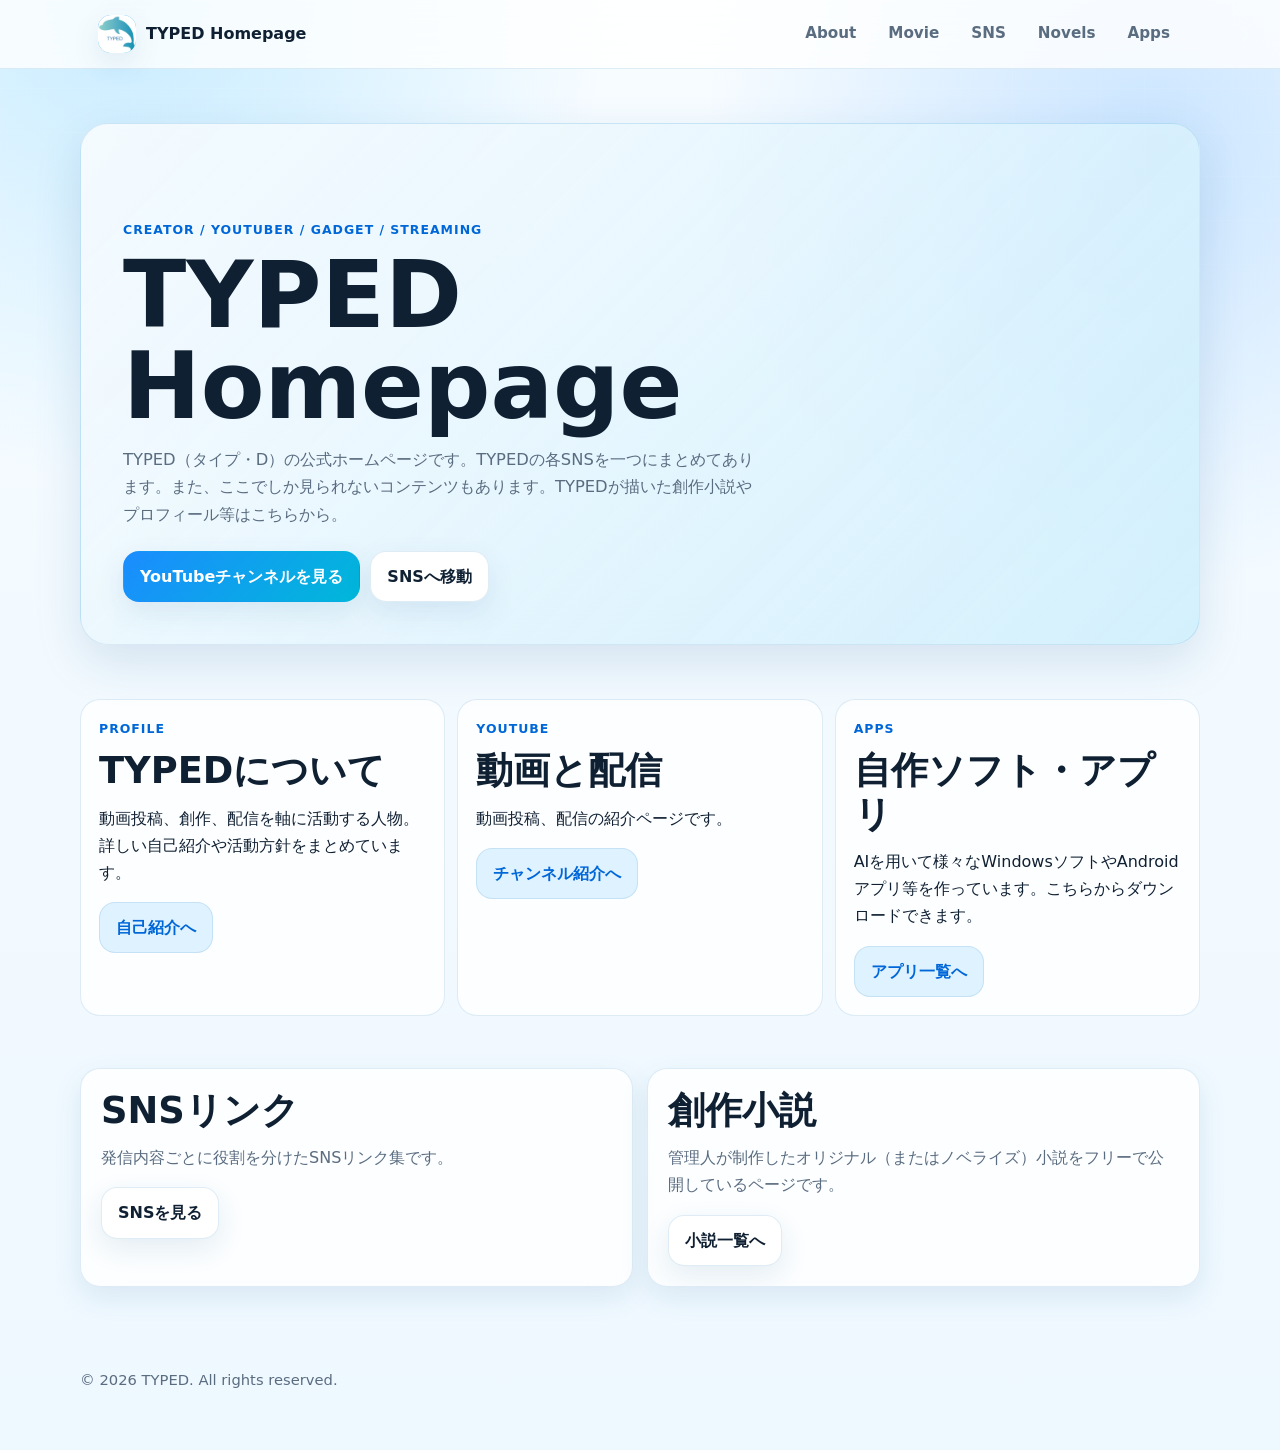
<file: index.html>
<!doctype html>
<html lang="ja">
<head>
  <meta charset="utf-8">
  <meta name="viewport" content="width=device-width, initial-scale=1">
  <meta name="theme-color" content="#1b8cff">
  <meta name="description" content="TYPEDの活動、創作、SNS、アプリをまとめたハブ型ホームページです。">
  <title>TYPED Homepage</title>
  <link rel="manifest" href="./manifest.webmanifest">
  <!-- PWAアイコンは assets/icons/icon-192.png と icon-512.png を配置すると有効になります。 -->
  <link rel="apple-touch-icon" href="./assets/icons/icon-192.png">
  <link rel="stylesheet" href="./style.css">
</head>
<body>
  <div id="site-header" data-current="home"></div>

  <main>
    <section class="hero">
      <!-- 背景画像を使う場合は style="--hero-image: url('./assets/images/hero.jpg');" を hero-panel に追加してください。 -->
      <div class="hero-panel">
        <div class="hero-content">
          <p class="eyebrow">Creator / YouTuber / Gadget / Streaming</p>
          <h1>TYPED Homepage</h1>
          <p class="lead">TYPED（タイプ・D）の公式ホームページです。TYPEDの各SNSを一つにまとめてあります。また、ここでしか見られないコンテンツもあります。TYPEDが描いた創作小説やプロフィール等はこちらから。</p>
          <div class="actions">
            <a class="button primary" href="./works.html">YouTubeチャンネルを見る</a>
            <a class="button" href="./sns.html">SNSへ移動</a>
          </div>
        </div>
      </div>
    </section>

    <section class="section">
      <div class="feature-strip">
        <article class="feature">
          <p class="eyebrow">Profile</p>
          <h2>TYPEDについて</h2>
          <p>動画投稿、創作、配信を軸に活動する人物。詳しい自己紹介や活動方針をまとめています。</p>
          <a class="button ghost" href="./about.html">自己紹介へ</a>
        </article>
        <article class="feature">
          <p class="eyebrow">YouTube</p>
          <h2>動画と配信</h2>
          <p>動画投稿、配信の紹介ページです。</p>
          <a class="button ghost" href="./works.html">チャンネル紹介へ</a>
        </article>
        <article class="feature">
          <p class="eyebrow">Apps</p>
          <h2>自作ソフト・アプリ</h2>
          <p>AIを用いて様々なWindowsソフトやAndroidアプリ等を作っています。こちらからダウンロードできます。</p>
          <a class="button ghost" href="./apps.html">アプリ一覧へ</a>
        </article>
      </div>
    </section>

    <section class="section">
      <div class="grid two">
        <article class="card">
          <h2>SNSリンク</h2>
          <p>発信内容ごとに役割を分けたSNSリンク集です。</p>
          <a class="button" href="./sns.html">SNSを見る</a>
        </article>
        <article class="card">
          <h2>創作小説</h2>
          <p>管理人が制作したオリジナル（またはノベライズ）小説をフリーで公開しているページです。</p>
          <a class="button" href="./novels.html">小説一覧へ</a>
        </article>
      </div>
    </section>
  </main>

  <footer class="site-footer">
    <p>&copy; 2026 TYPED. All rights reserved.</p>
  </footer>

  <script src="./script.js" defer></script>
</body>
</html>
</file>
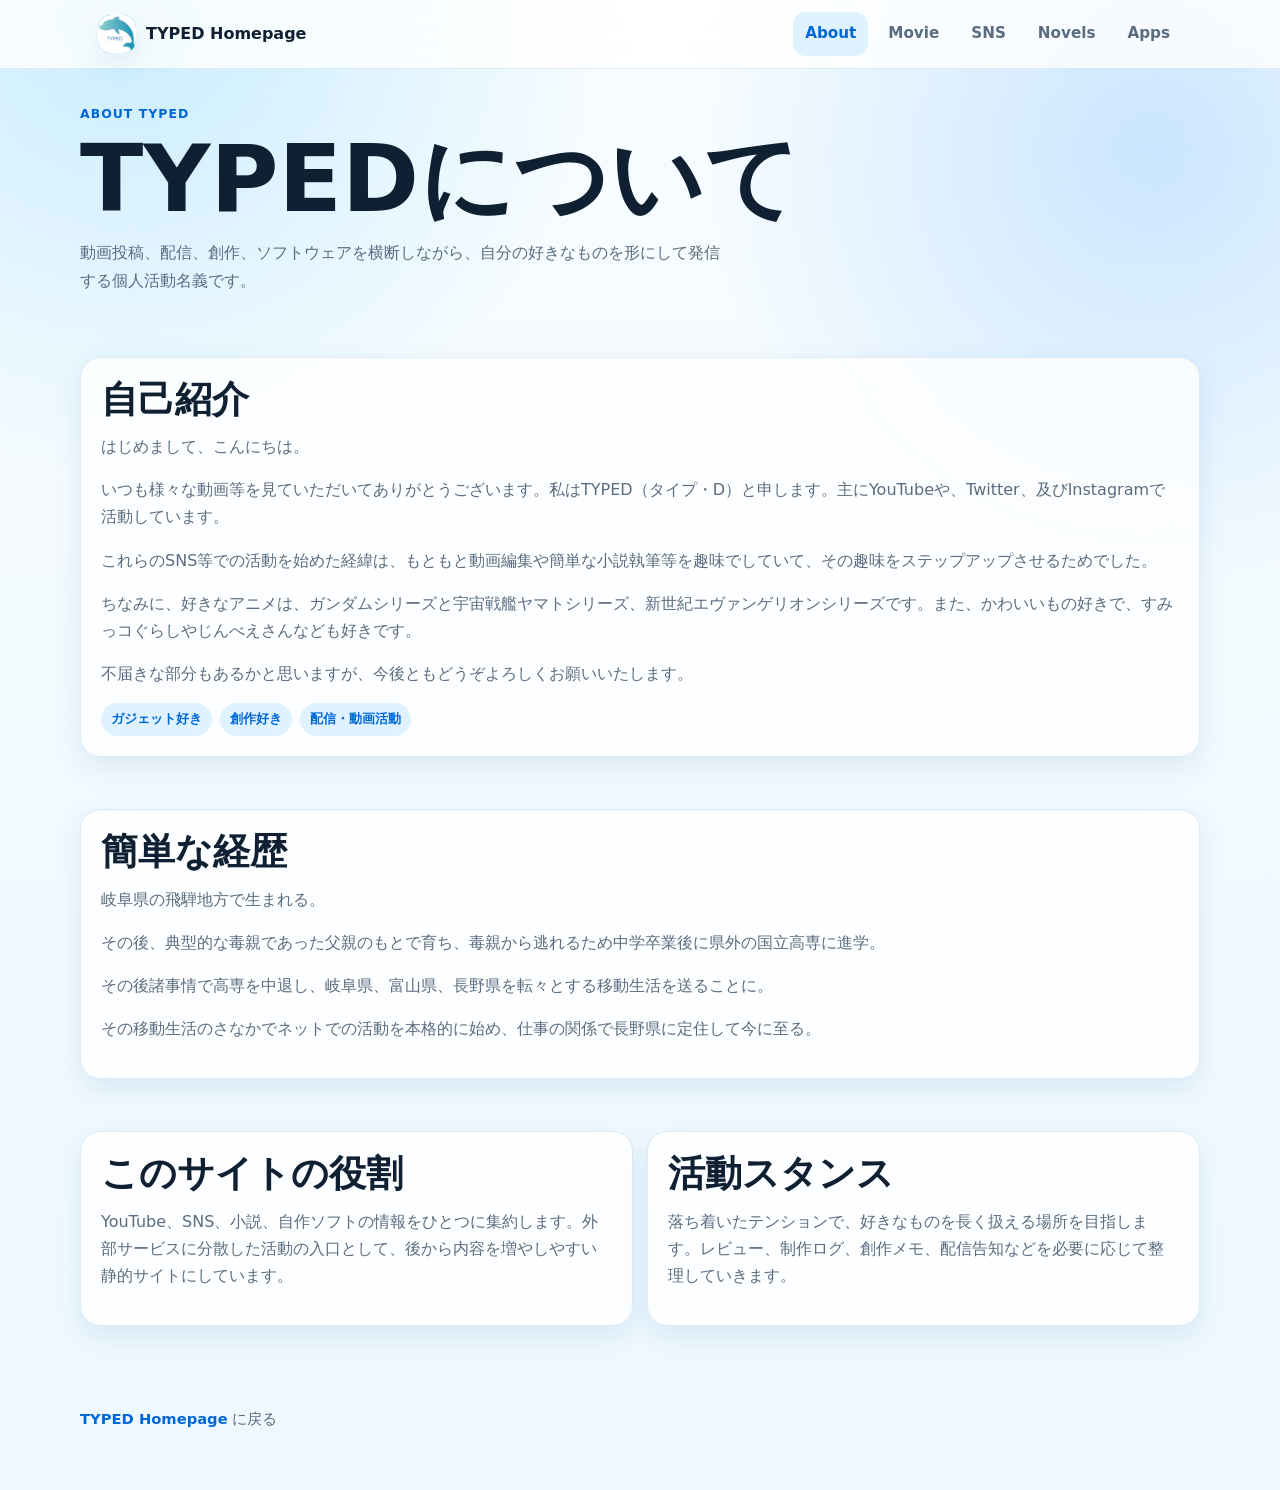
<file: about.html>
<!doctype html>
<html lang="ja">
<head>
  <meta charset="utf-8">
  <meta name="viewport" content="width=device-width, initial-scale=1">
  <meta name="theme-color" content="#1b8cff">
  <meta name="description" content="TYPEDの自己紹介ページです。">
  <title>TYPED Homepage</title>
  <link rel="manifest" href="./manifest.webmanifest">
  <link rel="apple-touch-icon" href="./assets/icons/icon-192.png">
  <link rel="stylesheet" href="./style.css">
</head>
<body>
  <div id="site-header" data-current="about"></div>

  <main>
    <section class="page-head">
      <p class="eyebrow">About TYPED</p>
      <h1>TYPEDについて</h1>
      <p class="lead">動画投稿、配信、創作、ソフトウェアを横断しながら、自分の好きなものを形にして発信する個人活動名義です。</p>
    </section>

    <section class="section">
      <article class="card">
        <h2>自己紹介</h2>
        <!-- 長文の自己紹介を入れる場合は、pタグを増やして段落ごとに分けると読みやすくなります。 -->
        <p>はじめまして、こんにちは。</p>
        <p>いつも様々な動画等を見ていただいてありがとうございます。私はTYPED（タイプ・D）と申します。主にYouTubeや、Twitter、及びInstagramで活動しています。</p>
        <p>これらのSNS等での活動を始めた経緯は、もともと動画編集や簡単な小説執筆等を趣味でしていて、その趣味をステップアップさせるためでした。</p>
        <p>ちなみに、好きなアニメは、ガンダムシリーズと宇宙戦艦ヤマトシリーズ、新世紀エヴァンゲリオンシリーズです。また、かわいいもの好きで、すみっコぐらしやじんべえさんなども好きです。</p>
        <p>不届きな部分もあるかと思いますが、今後ともどうぞよろしくお願いいたします。</p>
        <ul class="meta">
          <li>ガジェット好き</li>
          <li>創作好き</li>
          <li>配信・動画活動</li>
        </ul>
      </article>
    </section>

    <section class="section">
      <article class="card">
        <h2>簡単な経歴</h2>
        <!-- 年表にしたい場合は、下のpタグをul/liや複数のカードに置き換えてください。 -->
        <p>岐阜県の飛騨地方で生まれる。</p>
        <p>その後、典型的な毒親であった父親のもとで育ち、毒親から逃れるため中学卒業後に県外の国立高専に進学。</p>
        <p>その後諸事情で高専を中退し、岐阜県、富山県、長野県を転々とする移動生活を送ることに。</p>
        <p>その移動生活のさなかでネットでの活動を本格的に始め、仕事の関係で長野県に定住して今に至る。</p>
      </article>
    </section>

    <section class="section">
      <div class="grid two">
        <article class="card">
          <h2>このサイトの役割</h2>
          <p>YouTube、SNS、小説、自作ソフトの情報をひとつに集約します。外部サービスに分散した活動の入口として、後から内容を増やしやすい静的サイトにしています。</p>
          <!-- プロフィール画像を追加する場合は assets/images/profile.jpg などを配置し、ここに img 要素を追加してください。 -->
        </article>
        <article class="card">
          <h2>活動スタンス</h2>
          <p>落ち着いたテンションで、好きなものを長く扱える場所を目指します。レビュー、制作ログ、創作メモ、配信告知などを必要に応じて整理していきます。</p>
        </article>
      </div>
    </section>
  </main>

  <footer class="site-footer">
    <p><a href="./index.html">TYPED Homepage</a> に戻る</p>
  </footer>

  <script src="./script.js" defer></script>
</body>
</html>
</file>
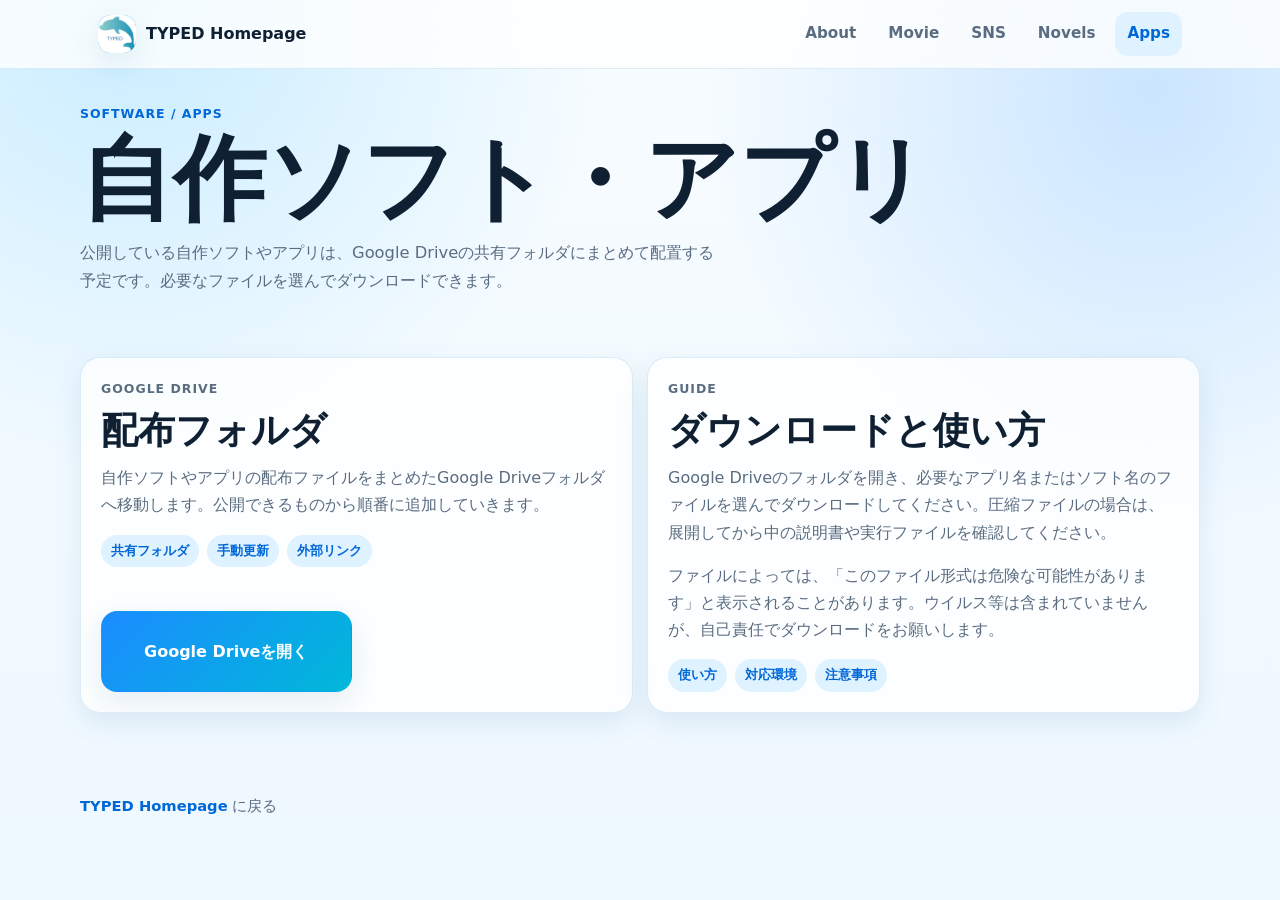
<file: apps.html>
<!doctype html>
<html lang="ja">
<head>
  <meta charset="utf-8">
  <meta name="viewport" content="width=device-width, initial-scale=1">
  <meta name="theme-color" content="#1b8cff">
  <meta name="description" content="TYPEDの自作ソフト・アプリ一覧です。">
  <title>TYPED Homepage</title>
  <link rel="manifest" href="./manifest.webmanifest">
  <link rel="apple-touch-icon" href="./assets/icons/icon-192.png">
  <link rel="stylesheet" href="./style.css">
</head>
<body>
  <div id="site-header" data-current="apps"></div>

  <main>
    <section class="page-head">
      <p class="eyebrow">Software / Apps</p>
      <h1>自作ソフト・アプリ</h1>
      <p class="lead">公開している自作ソフトやアプリは、Google Driveの共有フォルダにまとめて配置する予定です。必要なファイルを選んでダウンロードできます。</p>
    </section>

    <section class="section">
      <div class="grid two">
        <article class="card app-card">
          <div>
            <p class="eyebrow">Google Drive</p>
            <h2>配布フォルダ</h2>
            <p>自作ソフトやアプリの配布ファイルをまとめたGoogle Driveフォルダへ移動します。公開できるものから順番に追加していきます。</p>
            <ul class="meta">
              <li>共有フォルダ</li>
              <li>手動更新</li>
              <li>外部リンク</li>
            </ul>
          </div>
          <div class="app-actions">
            <!-- href を実際のGoogle Drive共有フォルダURLに差し替えてください。 -->
            <a class="button primary" href="https://drive.google.com/drive/folders/1nG0VALLWizz9aZRRnBjRZIv7IjZ9709_?usp=sharing" target="_blank" rel="noopener">Google Driveを開く</a>
          </div>
        </article>
        <article class="card app-card">
          <div>
            <p class="eyebrow">Guide</p>
            <h2>ダウンロードと使い方</h2>
            <!-- 公開するソフトに合わせて、下の説明文を自由に書き換えてください。 -->
            <p>Google Driveのフォルダを開き、必要なアプリ名またはソフト名のファイルを選んでダウンロードしてください。圧縮ファイルの場合は、展開してから中の説明書や実行ファイルを確認してください。</p>
            <p>ファイルによっては、「このファイル形式は危険な可能性があります」と表示されることがあります。ウイルス等は含まれていませんが、自己責任でダウンロードをお願いします。</p>
            <ul class="meta">
              <li>使い方</li>
              <li>対応環境</li>
              <li>注意事項</li>
            </ul>
          </div>
        </article>
      </div>
    </section>
  </main>

  <footer class="site-footer">
    <p><a href="./index.html">TYPED Homepage</a> に戻る</p>
  </footer>

  <script src="./script.js" defer></script>
</body>
</html>
</file>
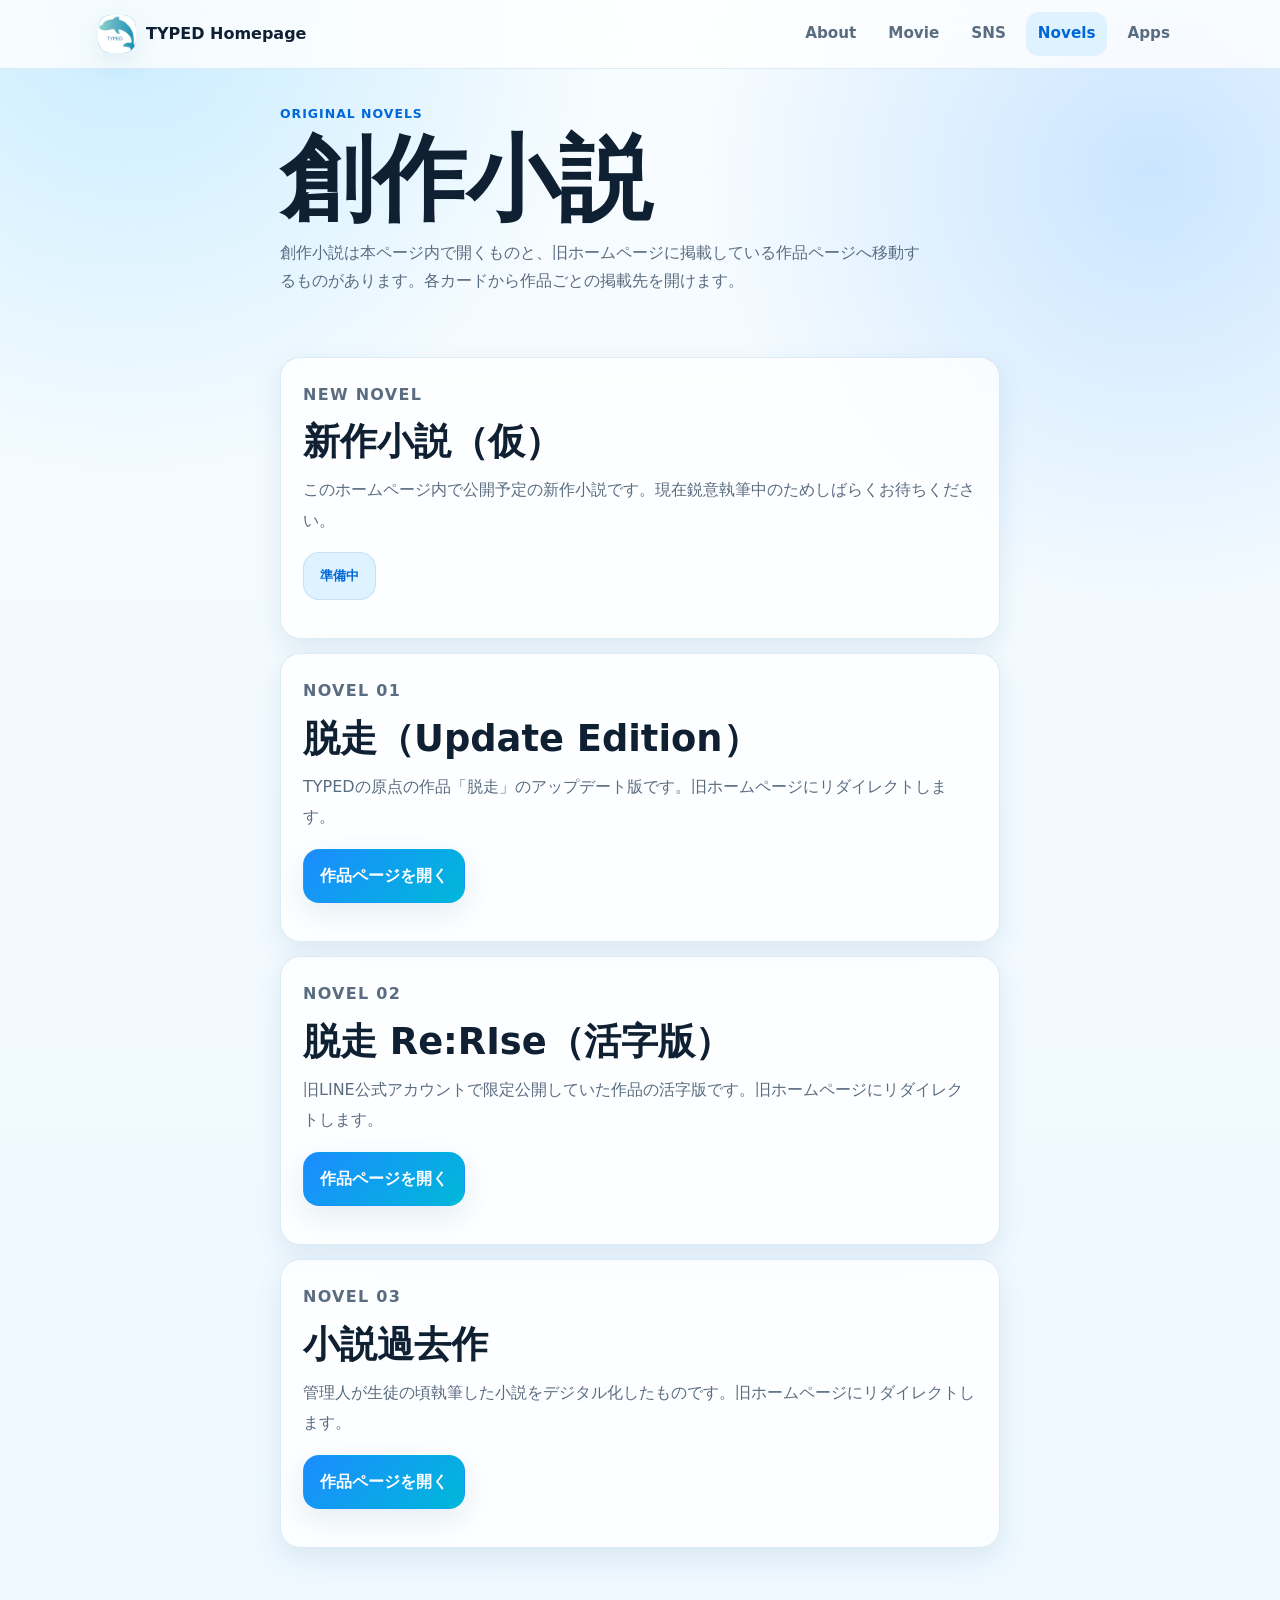
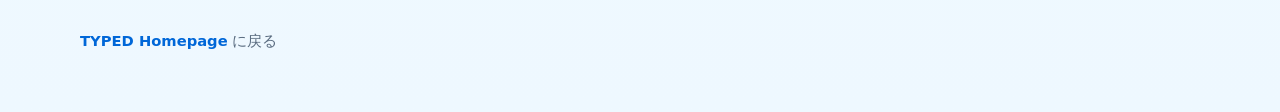
<file: novels.html>
<!doctype html>
<html lang="ja">
<head>
  <meta charset="utf-8">
  <meta name="viewport" content="width=device-width, initial-scale=1">
  <meta name="theme-color" content="#1b8cff">
  <meta name="description" content="TYPEDの創作小説一覧です。">
  <title>TYPED Homepage</title>
  <link rel="manifest" href="./manifest.webmanifest">
  <link rel="apple-touch-icon" href="./assets/icons/icon-192.png">
  <link rel="stylesheet" href="./style.css">
</head>
<body>
  <div id="site-header" data-current="novels"></div>

  <main>
    <section class="page-head reader-list">
      <p class="eyebrow">Original Novels</p>
      <h1>創作小説</h1>
      <p class="lead">創作小説は本ページ内で開くものと、旧ホームページに掲載している作品ページへ移動するものがあります。各カードから作品ごとの掲載先を開けます。</p>
    </section>

    <section class="section reader-list">
      <div class="grid">
        <article class="card novel-card">
          <p class="eyebrow">New Novel</p>
          <h2>新作小説（仮）</h2>
          <p>このホームページ内で公開予定の新作小説です。現在鋭意執筆中のためしばらくお待ちください。</p>
          <!-- 後でサイト内ページを作成したら、buttonをaタグに変更して href="./novel-new.html" などを指定してください。 -->
          <p><button class="button ghost" type="button">準備中</button></p>
        </article>
        <article class="card novel-card">
          <p class="eyebrow">Novel 01</p>
          <h2>脱走（Update Edition）</h2>
          <p>TYPEDの原点の作品「脱走」のアップデート版です。旧ホームページにリダイレクトします。</p>
          <!-- href を実際の作品掲載ページURLに差し替えてください。 -->
          <p><a class="button primary" href="https://typed-blog-jp.jimdofree.com/%E8%84%B1%E8%B5%B0-update-edition/" target="_blank" rel="noopener">作品ページを開く</a></p>
        </article>
        <article class="card novel-card">
          <p class="eyebrow">Novel 02</p>
          <h2>脱走 Re:RIse（活字版）</h2>
          <p>旧LINE公式アカウントで限定公開していた作品の活字版です。旧ホームページにリダイレクトします。</p>
          <!-- href を実際の作品掲載ページURLに差し替えてください。 -->
          <p><a class="button primary" href="https://typed-blog-jp.jimdofree.com/%E8%84%B1%E8%B5%B0-re-rise-%E6%B4%BB%E5%AD%97%E7%89%88/" target="_blank" rel="noopener">作品ページを開く</a></p>
        </article>
        <article class="card novel-card">
          <p class="eyebrow">Novel 03</p>
          <h2>小説過去作</h2>
          <p>管理人が生徒の頃執筆した小説をデジタル化したものです。旧ホームページにリダイレクトします。</p>
          <!-- href を実際の作品掲載ページURLに差し替えてください。 -->
          <p><a class="button primary" href="https://typed-blog-jp.jimdofree.com/%E5%89%B5%E4%BD%9C%E5%B0%8F%E8%AA%AC/" target="_blank" rel="noopener">作品ページを開く</a></p>
        </article>
      </div>
    </section>
  </main>

  <footer class="site-footer">
    <p><a href="./index.html">TYPED Homepage</a> に戻る</p>
  </footer>

  <script src="./script.js" defer></script>
</body>
</html>
</file>
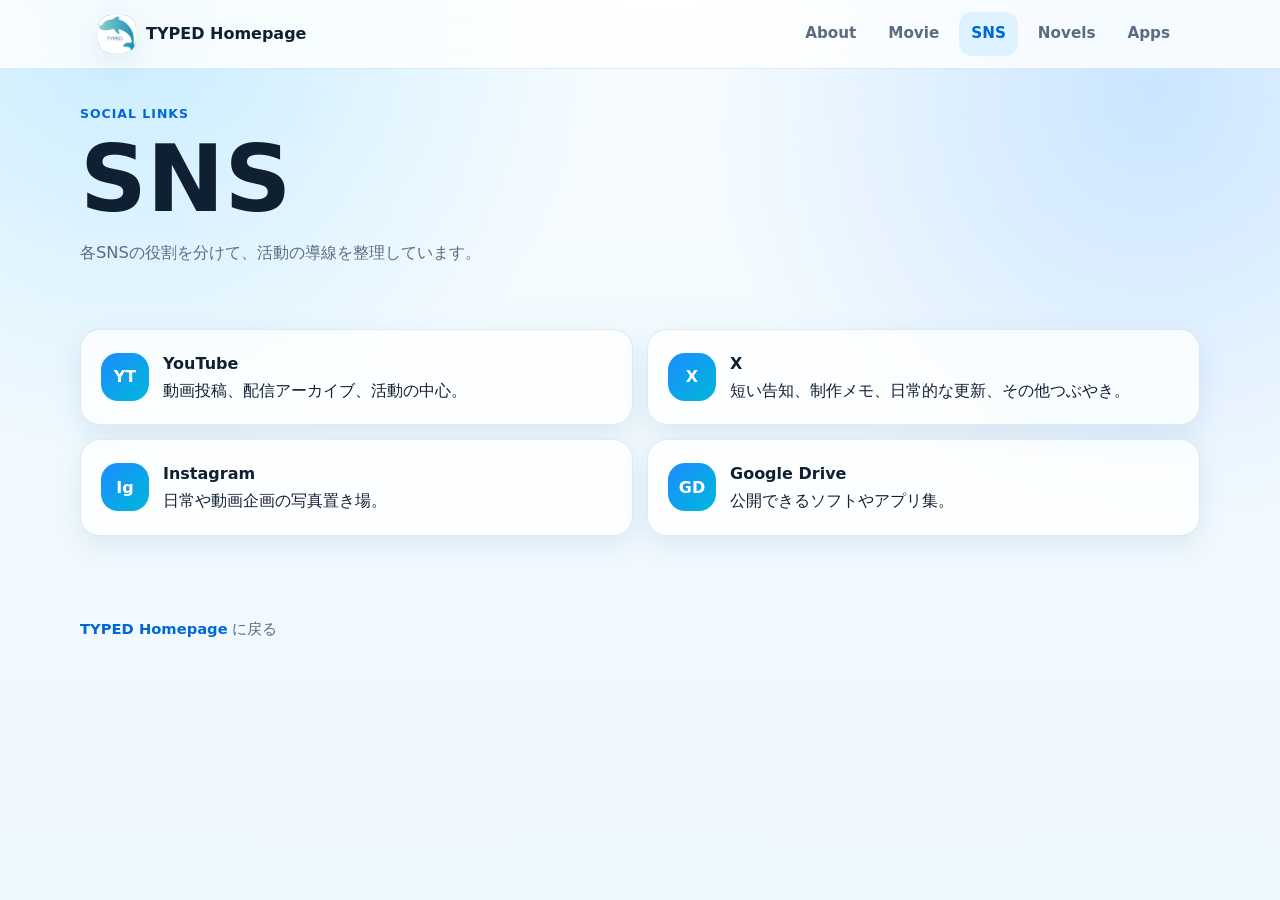
<file: sns.html>
<!doctype html>
<html lang="ja">
<head>
  <meta charset="utf-8">
  <meta name="viewport" content="width=device-width, initial-scale=1">
  <meta name="theme-color" content="#1b8cff">
  <meta name="description" content="TYPEDのSNSリンク集です。">
  <title>TYPED Homepage</title>
  <link rel="manifest" href="./manifest.webmanifest">
  <link rel="apple-touch-icon" href="./assets/icons/icon-192.png">
  <link rel="stylesheet" href="./style.css">
</head>
<body>
  <div id="site-header" data-current="sns"></div>

  <main>
    <section class="page-head">
      <p class="eyebrow">Social Links</p>
      <h1>SNS</h1>
      <p class="lead">各SNSの役割を分けて、活動の導線を整理しています。</p>
    </section>

    <section class="section">
      <div class="grid two">
        <!-- href を実際のSNS URLに差し替えてください。 -->
        <a class="card sns-button" href="https://youtube.com/@typed871?si=8SW4Al2kDM1Suink" target="_blank" rel="noopener">
          <span class="sns-icon">YT</span>
          <span><strong>YouTube</strong><br>動画投稿、配信アーカイブ、活動の中心。</span>
        </a>
        <a class="card sns-button" href="https://twitter.com/TYPED22833173" target="_blank" rel="noopener">
          <span class="sns-icon">X</span>
          <span><strong>X</strong><br>短い告知、制作メモ、日常的な更新、その他つぶやき。</span>
        </a>
        <a class="card sns-button" href="http://instagram.com/typed_gallery?…" target="_blank" rel="noopener">
          <span class="sns-icon">Ig</span>
          <span><strong>Instagram</strong><br>日常や動画企画の写真置き場。</span>
        </a>
        <a class="card sns-button" href="https://drive.google.com/drive/folders/1nG0VALLWizz9aZRRnBjRZIv7IjZ9709_?usp=sharing" target="_blank" rel="noopener">
          <span class="sns-icon">GD</span>
          <span><strong>Google Drive</strong><br>公開できるソフトやアプリ集。</span>
        </a>
      </div>
    </section>
  </main>

  <footer class="site-footer">
    <p><a href="./index.html">TYPED Homepage</a> に戻る</p>
  </footer>

  <script src="./script.js" defer></script>
</body>
</html>
</file>
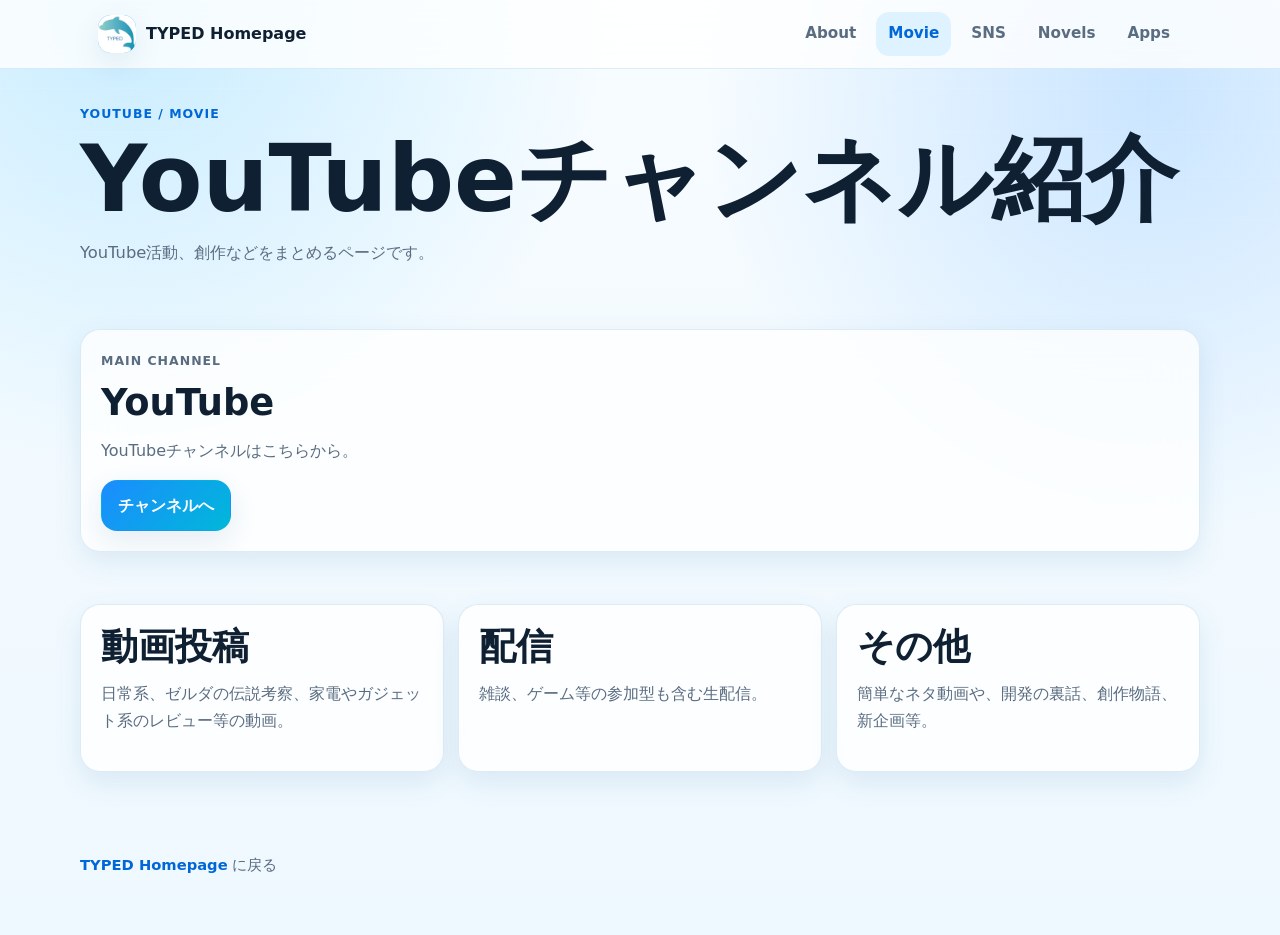
<file: works.html>
<!doctype html>
<html lang="ja">
<head>
  <meta charset="utf-8">
  <meta name="viewport" content="width=device-width, initial-scale=1">
  <meta name="theme-color" content="#1b8cff">
  <meta name="description" content="TYPEDのYouTubeや創作活動の紹介ページです。">
  <title>TYPED Homepage</title>
  <link rel="manifest" href="./manifest.webmanifest">
  <link rel="apple-touch-icon" href="./assets/icons/icon-192.png">
  <link rel="stylesheet" href="./style.css">
</head>
<body>
  <div id="site-header" data-current="works"></div>

  <main>
    <section class="page-head">
      <p class="eyebrow">YouTube / Movie</p>
      <h1>YouTubeチャンネル紹介</h1>
      <p class="lead">YouTube活動、創作などをまとめるページです。</p>
    </section>

    <section class="section">
      <article class="card">
        <p class="eyebrow">Main Channel</p>
        <h2>YouTube</h2>
        <p>YouTubeチャンネルはこちらから。</p>
        <div class="actions">
          <a class="button primary" href="https://youtube.com/@typed871?si=8SW4Al2kDM1Suink" target="_blank" rel="noopener">チャンネルへ</a>
        </div>
      </article>
    </section>

    <section class="section">
      <div class="grid three">
        <article class="card">
          <h2>動画投稿</h2>
          <p>日常系、ゼルダの伝説考察、家電やガジェット系のレビュー等の動画。</p>
        </article>
        <article class="card">
          <h2>配信</h2>
          <p>雑談、ゲーム等の参加型も含む生配信。</p>
        </article>
        <article class="card">
          <h2>その他</h2>
          <p>簡単なネタ動画や、開発の裏話、創作物語、新企画等。</p>
        </article>
      </div>
    </section>
  </main>

  <footer class="site-footer">
    <p><a href="./index.html">TYPED Homepage</a> に戻る</p>
  </footer>

  <script src="./script.js" defer></script>
</body>
</html>
</file>
<file: style.css>
:root {
  color-scheme: light;
  --bg: #f7fcff;
  --bg-soft: #eef8ff;
  --surface: rgba(255, 255, 255, 0.78);
  --surface-solid: #ffffff;
  --surface-strong: rgba(255, 255, 255, 0.92);
  --text: #102033;
  --text-muted: #5a6c80;
  --primary: #1b8cff;
  --primary-strong: #0067d8;
  --primary-soft: #dff2ff;
  --accent: #00b8d9;
  --line: rgba(33, 118, 184, 0.14);
  --shadow: 0 18px 48px rgba(21, 86, 140, 0.14);
  --shadow-soft: 0 10px 28px rgba(21, 86, 140, 0.1);
  --radius-lg: 28px;
  --radius-md: 20px;
  --radius-sm: 14px;
  --content: 1120px;
  --reader: 720px;
}

@media (prefers-color-scheme: dark) {
  :root {
    color-scheme: dark;
    --bg: #071423;
    --bg-soft: #0b2035;
    --surface: rgba(15, 34, 55, 0.78);
    --surface-solid: #0e2136;
    --surface-strong: rgba(17, 41, 66, 0.94);
    --text: #edf7ff;
    --text-muted: #a9bfd3;
    --primary: #66bdff;
    --primary-strong: #9bd4ff;
    --primary-soft: rgba(83, 180, 255, 0.16);
    --accent: #42d9f2;
    --line: rgba(144, 207, 255, 0.18);
    --shadow: 0 18px 54px rgba(0, 0, 0, 0.34);
    --shadow-soft: 0 10px 32px rgba(0, 0, 0, 0.25);
  }
}

* {
  box-sizing: border-box;
}

html {
  scroll-behavior: smooth;
}

body {
  min-height: 100vh;
  margin: 0;
  color: var(--text);
  font-family: system-ui, -apple-system, BlinkMacSystemFont, "Segoe UI", sans-serif;
  line-height: 1.7;
  background:
    radial-gradient(circle at 10% 0%, rgba(79, 196, 255, 0.28), transparent 30rem),
    radial-gradient(circle at 90% 10%, rgba(27, 140, 255, 0.2), transparent 28rem),
    linear-gradient(180deg, var(--bg), var(--bg-soft));
}

body::before {
  position: fixed;
  inset: 0;
  z-index: -1;
  content: "";
  background-image: linear-gradient(rgba(255, 255, 255, 0.16) 1px, transparent 1px), linear-gradient(90deg, rgba(255, 255, 255, 0.12) 1px, transparent 1px);
  background-size: 44px 44px;
  mask-image: linear-gradient(to bottom, rgba(0, 0, 0, 0.55), transparent 72%);
  pointer-events: none;
}

a {
  color: inherit;
}

img {
  max-width: 100%;
  height: auto;
}

.site-header {
  position: sticky;
  top: 0;
  z-index: 10;
  border-bottom: 1px solid var(--line);
  background: color-mix(in srgb, var(--surface-strong) 86%, transparent);
  backdrop-filter: blur(22px);
}

.nav {
  display: flex;
  align-items: center;
  justify-content: space-between;
  max-width: var(--content);
  min-height: 68px;
  padding: 0 18px;
  margin: 0 auto;
  gap: 12px;
}

.brand {
  display: inline-flex;
  align-items: center;
  gap: 10px;
  font-weight: 800;
  text-decoration: none;
  letter-spacing: 0;
}

.brand-mark {
  position: relative;
  display: grid;
  width: 38px;
  height: 38px;
  place-items: center;
  color: #ffffff;
  background: linear-gradient(135deg, var(--primary), var(--accent));
  border-radius: 13px;
  box-shadow: var(--shadow-soft);
}

.brand-mark img {
  position: absolute;
  inset: 0;
  width: 100%;
  height: 100%;
  object-fit: cover;
  border-radius: inherit;
}

.brand-mark.has-image .brand-letter {
  display: none;
}

.nav-toggle {
  display: inline-grid;
  width: 44px;
  height: 44px;
  place-items: center;
  padding: 0;
  color: var(--text);
  cursor: pointer;
  background: var(--surface);
  border: 1px solid var(--line);
  border-radius: 15px;
}

.nav-toggle span,
.nav-toggle span::before,
.nav-toggle span::after {
  display: block;
  width: 18px;
  height: 2px;
  content: "";
  background: currentColor;
  border-radius: 999px;
}

.nav-toggle span::before {
  transform: translateY(-6px);
}

.nav-toggle span::after {
  transform: translateY(4px);
}

.nav-links {
  position: absolute;
  top: 68px;
  right: 14px;
  left: 14px;
  display: none;
  grid-template-columns: 1fr;
  gap: 8px;
  padding: 12px;
  background: var(--surface-strong);
  border: 1px solid var(--line);
  border-radius: 20px;
  box-shadow: var(--shadow);
}

.nav-links.is-open {
  display: grid;
}

.nav-links a {
  min-height: 44px;
  padding: 9px 12px;
  color: var(--text-muted);
  font-size: 0.95rem;
  font-weight: 700;
  text-decoration: none;
  border-radius: 13px;
}

.nav-links a:hover,
.nav-links a[aria-current="page"] {
  color: var(--primary-strong);
  background: var(--primary-soft);
}

.hero,
.section,
.page-head {
  width: min(100% - 32px, var(--content));
  margin: 0 auto;
}

.hero {
  display: grid;
  gap: 22px;
  padding: 34px 0 28px;
}

.hero-panel {
  position: relative;
  overflow: hidden;
  min-height: 440px;
  padding: 26px;
  background:
    linear-gradient(135deg, rgba(255, 255, 255, 0.86), rgba(218, 242, 255, 0.7)),
    var(--hero-image, linear-gradient(135deg, rgba(27, 140, 255, 0.2), rgba(0, 184, 217, 0.2)));
  background-position: center;
  background-size: cover;
  border: 1px solid var(--line);
  border-radius: var(--radius-lg);
  box-shadow: var(--shadow);
}

@media (prefers-color-scheme: dark) {
  .hero-panel {
    background:
      linear-gradient(135deg, rgba(7, 20, 35, 0.88), rgba(10, 38, 64, 0.74)),
      var(--hero-image, linear-gradient(135deg, rgba(27, 140, 255, 0.24), rgba(0, 184, 217, 0.14)));
  }
}

.hero-content {
  position: relative;
  z-index: 1;
  display: flex;
  flex-direction: column;
  justify-content: flex-end;
  min-height: 388px;
  max-width: 680px;
}

.eyebrow {
  margin: 0 0 10px;
  color: var(--primary-strong);
  font-size: 0.78rem;
  font-weight: 800;
  letter-spacing: 0.08em;
  text-transform: uppercase;
}

h1,
h2,
h3,
p {
  margin-top: 0;
}

h1 {
  margin-bottom: 14px;
  font-size: clamp(2.3rem, 10vw, 5.8rem);
  line-height: 0.98;
  letter-spacing: 0;
}

h2 {
  margin-bottom: 12px;
  font-size: clamp(1.5rem, 5vw, 2.3rem);
  line-height: 1.18;
  letter-spacing: 0;
}

h3 {
  margin-bottom: 8px;
  font-size: 1.08rem;
  line-height: 1.35;
}

.lead {
  max-width: 62ch;
  margin-bottom: 22px;
  color: var(--text-muted);
  font-size: 1.02rem;
}

.actions {
  display: flex;
  flex-wrap: wrap;
  gap: 10px;
}

.button {
  display: inline-flex;
  align-items: center;
  justify-content: center;
  min-height: 48px;
  padding: 11px 16px;
  color: var(--text);
  font-weight: 800;
  text-decoration: none;
  touch-action: manipulation;
  background: var(--surface-solid);
  border: 1px solid var(--line);
  border-radius: 16px;
  box-shadow: var(--shadow-soft);
}

.button.primary {
  color: #ffffff;
  background: linear-gradient(135deg, var(--primary), var(--accent));
  border-color: transparent;
}

.button.ghost {
  color: var(--primary-strong);
  background: var(--primary-soft);
  box-shadow: none;
}

.section {
  padding: 26px 0;
}

.page-head {
  padding: 34px 0 14px;
}

.grid {
  display: grid;
  grid-template-columns: 1fr;
  gap: 14px;
}

.grid.two,
.grid.three {
  grid-template-columns: 1fr;
}

.card {
  padding: 20px;
  overflow: hidden;
  background: var(--surface);
  border: 1px solid var(--line);
  border-radius: var(--radius-md);
  box-shadow: var(--shadow-soft);
  backdrop-filter: blur(20px);
}

.card p {
  color: var(--text-muted);
}

.meta {
  display: flex;
  flex-wrap: wrap;
  gap: 8px;
  margin: 14px 0 0;
  padding: 0;
  list-style: none;
}

.meta li,
.tag {
  display: inline-flex;
  align-items: center;
  min-height: 32px;
  padding: 5px 10px;
  color: var(--primary-strong);
  font-size: 0.84rem;
  font-weight: 800;
  background: var(--primary-soft);
  border-radius: 999px;
}

.feature-strip {
  display: grid;
  gap: 12px;
}

.feature {
  padding: 18px;
  background: var(--surface);
  border: 1px solid var(--line);
  border-radius: var(--radius-md);
}

.sns-button {
  display: grid;
  grid-template-columns: 48px 1fr;
  gap: 14px;
  align-items: center;
  text-decoration: none;
}

.sns-icon {
  display: grid;
  width: 48px;
  height: 48px;
  place-items: center;
  color: #ffffff;
  font-weight: 900;
  background: linear-gradient(135deg, var(--primary), var(--accent));
  border-radius: 17px;
}

.reader-list {
  max-width: var(--reader);
  margin-right: auto;
  margin-left: auto;
}

.novel-card {
  padding: 22px;
}

.novel-card p,
.reader-note {
  font-size: 1rem;
  line-height: 1.9;
}

.app-card {
  display: grid;
  gap: 14px;
}

.app-actions {
  display: grid;
  grid-template-columns: 1fr;
  gap: 10px;
}

.video-frame {
  display: grid;
  min-height: 220px;
  place-items: center;
  padding: 22px;
  color: var(--text-muted);
  text-align: center;
  background:
    linear-gradient(135deg, rgba(27, 140, 255, 0.14), rgba(0, 184, 217, 0.12)),
    var(--surface);
  border: 1px dashed color-mix(in srgb, var(--primary) 42%, transparent);
  border-radius: var(--radius-md);
}

.site-footer {
  width: min(100% - 32px, var(--content));
  padding: 34px 0 44px;
  margin: 20px auto 0;
  color: var(--text-muted);
  font-size: 0.92rem;
}

.site-footer a {
  color: var(--primary-strong);
  font-weight: 800;
  text-decoration: none;
}

@media (min-width: 760px) {
  .nav-toggle {
    display: none;
  }

  .nav-links {
    position: static;
    display: flex;
    align-items: center;
    width: auto;
    padding: 0;
    background: transparent;
    border: 0;
    box-shadow: none;
  }

  .nav-links a {
    display: inline-flex;
    align-items: center;
  }

  .hero {
    padding-top: 54px;
  }

  .hero-panel {
    min-height: 520px;
    padding: 42px;
  }

  .hero-content {
    min-height: 436px;
  }

  .grid.two {
    grid-template-columns: repeat(2, minmax(0, 1fr));
  }

  .grid.three {
    grid-template-columns: repeat(3, minmax(0, 1fr));
  }

  .feature-strip {
    grid-template-columns: repeat(3, minmax(0, 1fr));
  }

  .app-actions {
    grid-template-columns: repeat(2, minmax(0, 1fr));
  }
}

@media (prefers-reduced-motion: no-preference) {
  .button,
  .card,
  .nav-links a {
    transition: transform 180ms ease, border-color 180ms ease, background-color 180ms ease, box-shadow 180ms ease;
  }

  .button:hover,
  .card:hover {
    transform: translateY(-2px);
  }
}
</file>
